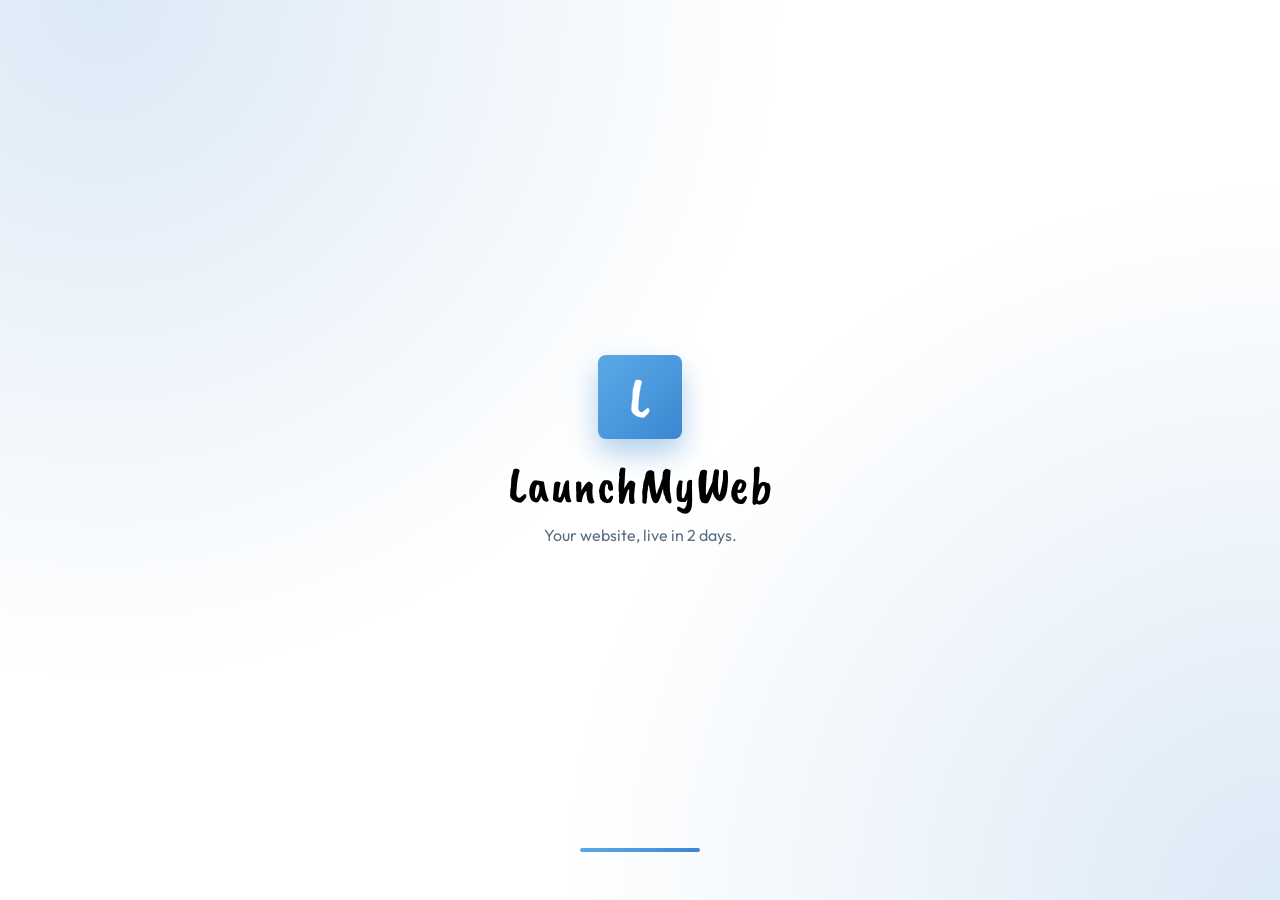
<file: index.html>
<!DOCTYPE html>
<html lang="en">
<head>
<meta charset="utf-8">
<meta name="viewport" content="width=device-width, initial-scale=1, viewport-fit=cover">
<title>LaunchMyWeb - Welcome</title>
<link href="https://fonts.googleapis.com/css2?family=Caveat+Brush&family=Outfit:wght@400;500;600;700&display=swap" rel="stylesheet">
<link rel="stylesheet" href="css/base.css">
<link rel="stylesheet" href="css/intro.css">
</head>
<body>
<div class="app">
<section id="splash" class="scr gbg on" onclick="go('onb')">
  <div class="logo br">L</div>
  <h1 class="br big">LaunchMyWeb</h1>
  <p>Your website, live in 2 days.</p>
  <div class="ld"><i></i></div>
</section>

<section id="onb" class="scr gbg">
  <div class="top br"><span>LaunchMyWeb</span><button class="skip" id="sk">Skip</button></div>
  <div class="vp" id="vp"><div class="trk" id="trk">
    <div class="sl"><div class="art"><svg viewBox="0 0 24 24"><rect x="5" y="3" width="14" height="18" rx="1"/><path d="M9 8h6M9 12h6M9 16h3"/></svg></div><h2 class="br">Your site in 2 days</h2><p>Pick a ready-made app and we launch it in 48 hours.</p></div>
    <div class="sl"><div class="art"><svg viewBox="0 0 24 24"><path d="M13 2L4 14h7l-1 8 9-12h-7z"/></svg></div><h2 class="br">Pay once a year</h2><p>Choose 1 year or save with 2 years. No surprise charges.</p></div>
    <div class="sl"><div class="art"><svg viewBox="0 0 24 24"><path d="M3 17l6-6 4 4 8-8"/><path d="M15 7h6v6"/></svg></div><h2 class="br">Chat on WhatsApp</h2><p>Order or ask anything. We reply right on WhatsApp.</p></div>
  </div></div>
  <div class="bot"><div><i class="dot on"></i><i class="dot"></i><i class="dot"></i></div><button class="btn" id="nx">Next</button></div>
</section>
</div>
<script src="js/common.js"></script>
<script src="js/intro.js"></script>
</body>
</html>
</file>
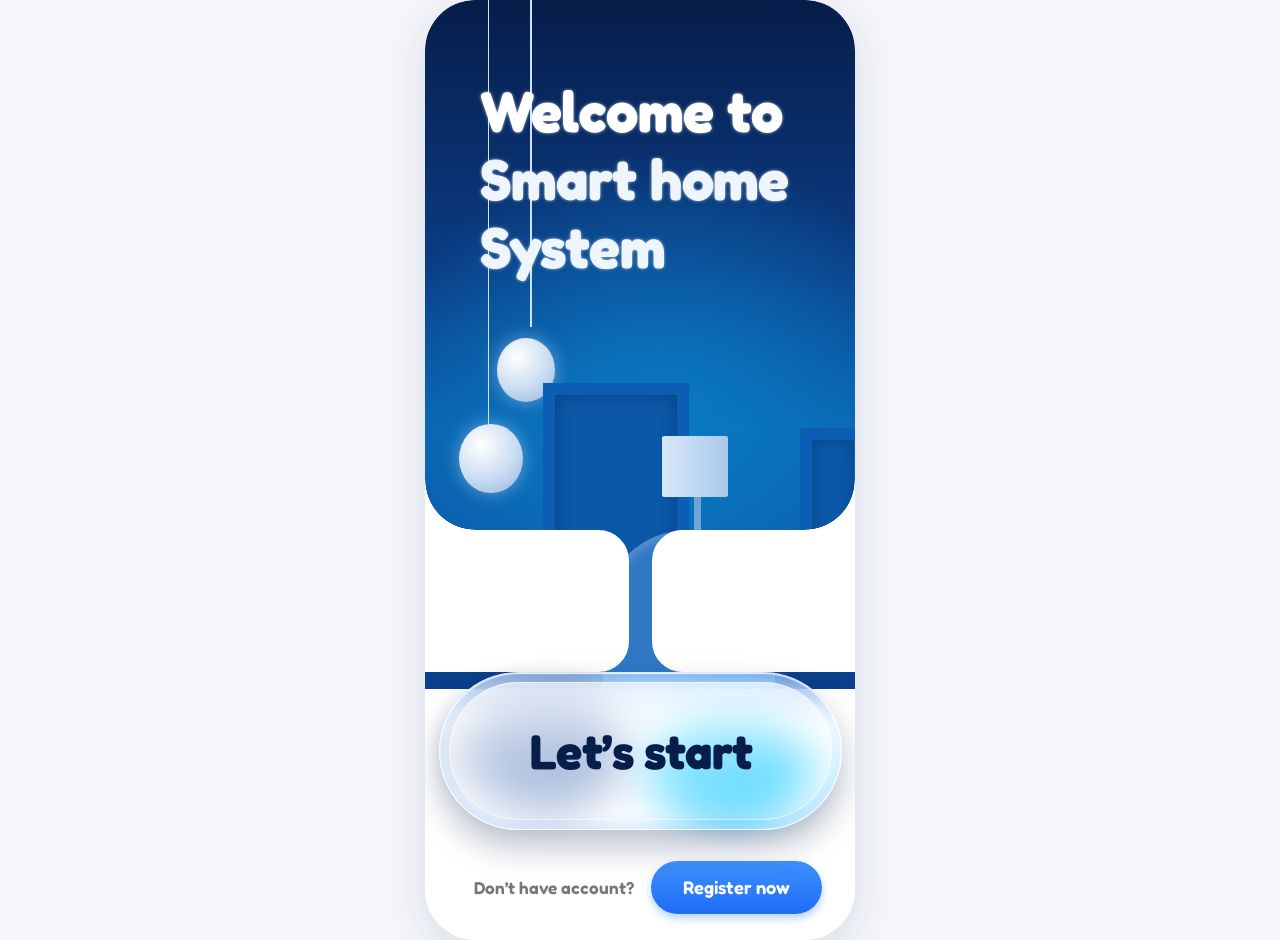
<file: index 9.html>
<!DOCTYPE html>
<html lang="en"><head><meta charset="utf-8">
<meta name="viewport" content="width=device-width, initial-scale=1, viewport-fit=cover">
<title>Smart Home System</title>
<link href="https://fonts.googleapis.com/css2?family=Fredoka:wght@600;700&display=swap" rel="stylesheet">
<style>
:root{--navy:#071D4A;--dark:#0B2D67;--cyan:#087FC1;--btn:#2783FF;--lt:#BDD9F5;--gray:#777}
*{box-sizing:border-box;margin:0}
html,body{min-height:100%;background:#f4f6fa}
body{display:flex;justify-content:center;align-items:center;min-height:100vh;padding:env(safe-area-inset-top) 0 env(safe-area-inset-bottom);font-family:'Fredoka','Nunito','Arial Rounded MT Bold',system-ui,sans-serif;overflow-x:hidden}
.card{--u:calc(min(100vw,430px)/775);width:calc(775*var(--u));height:calc(1694*var(--u));position:relative;background:#fff;border-radius:calc(90*var(--u));overflow:hidden;box-shadow:0 10px 40px rgba(7,29,74,.12)}
.photo{position:absolute;left:0;top:0;width:100%;height:calc(1242*var(--u));border-radius:calc(90*var(--u)) calc(90*var(--u)) 0 0;overflow:hidden;
background:radial-gradient(ellipse 70% 40% at 55% 62%,#0a7bc4 0%,rgba(10,123,196,0) 100%),linear-gradient(180deg,#071d4a 0%,#0b3d86 40%,#0a62ae 62%,#0b57a8 80%,#0a3f8a 100%)}
.photo i{position:absolute;display:block}
.wire{width:calc(2*var(--u));background:#cfe3f7;top:0}
.globe{border-radius:50%;background:radial-gradient(circle at 35% 30%,#fff,#c9dcf2 55%,#8fb2dc);box-shadow:0 0 calc(30*var(--u)) rgba(190,220,255,.5)}
.door{background:#0b57a8;border:calc(22*var(--u)) solid #0c5db4;border-bottom:0;box-shadow:inset 0 0 calc(30*var(--u)) rgba(0,0,0,.25)}
.shade{background:linear-gradient(90deg,#d9e8f8,#a9c8ec);border-radius:calc(4*var(--u))}
.stem{background:#6fa4d9;width:calc(14*var(--u))}
.chair{background:#2f78c4;border-radius:50% 50% 0 0;box-shadow:inset 0 calc(10*var(--u)) calc(20*var(--u)) rgba(255,255,255,.2)}
h1{position:absolute;left:calc(100*var(--u));top:calc(138*var(--u));font-size:calc(104*var(--u));line-height:calc(123*var(--u));font-weight:700;color:#fff;letter-spacing:calc(-1*var(--u));white-space:nowrap;text-shadow:0 0 calc(6*var(--u)) rgba(255,255,255,.6)}
h1 span{color:#eef5fd}
.blk{position:absolute;top:calc(955*var(--u));height:calc(257*var(--u));width:calc(367*var(--u));background:#fff}
.blk.l{left:0;border-radius:0 calc(55*var(--u)) calc(55*var(--u)) 0}
.blk.r{right:0;width:calc(365*var(--u));border-radius:calc(55*var(--u)) 0 0 calc(55*var(--u))}
.blk::before{content:"";position:absolute;top:calc(-90*var(--u));width:calc(90*var(--u));height:calc(90*var(--u))}
.blk.l::before{left:0;background:radial-gradient(circle at 100% 0,transparent calc(89*var(--u)),#fff calc(90*var(--u)))}
.blk.r::before{right:0;background:radial-gradient(circle at 0 0,transparent calc(89*var(--u)),#fff calc(90*var(--u)))}
.blk.l::after,.blk.r::after{content:"";position:absolute;top:0;width:calc(60*var(--u));height:calc(60*var(--u))}
.start{position:absolute;left:calc(25*var(--u));top:calc(1212*var(--u));width:calc(727*var(--u));height:calc(285*var(--u));border:0;border-radius:999px;padding:calc(16*var(--u));cursor:pointer;z-index:2;animation:pop .8s cubic-bezier(.2,1.4,.4,1) both,float 4s ease-in-out .8s infinite;
background:linear-gradient(135deg,rgba(255,255,255,.55),rgba(255,255,255,.12));border:calc(3*var(--u)) solid rgba(255,255,255,.75);-webkit-backdrop-filter:blur(18px) saturate(170%);backdrop-filter:blur(18px) saturate(170%);box-shadow:0 calc(30*var(--u)) calc(60*var(--u)) rgba(7,29,74,.28),inset 0 calc(2*var(--u)) calc(2*var(--u)) rgba(255,255,255,.9),inset 0 calc(-8*var(--u)) calc(24*var(--u)) rgba(39,131,255,.18);transition:filter .15s,box-shadow .15s;font-family:inherit}
.start span{display:flex;align-items:center;justify-content:center;width:100%;height:100%;border-radius:999px;background:linear-gradient(180deg,rgba(255,255,255,.65),rgba(255,255,255,.15));box-shadow:inset 0 0 0 calc(2*var(--u)) rgba(255,255,255,.5);color:var(--navy);font-weight:700;font-size:calc(88*var(--u));letter-spacing:calc(-1*var(--u))}
.start:hover{filter:brightness(1.06)}
.start:active{filter:brightness(.95)}
.orb{position:absolute;border-radius:50%;filter:blur(calc(28*var(--u)));z-index:1;animation:float 5s ease-in-out infinite}
@keyframes float{0%,100%{transform:translateY(0)}50%{transform:translateY(calc(-14*var(--u)))}}
@keyframes pop{from{opacity:0;transform:scale(.8) translateY(calc(40*var(--u)))}to{opacity:1;transform:none}}
@media (prefers-reduced-motion:reduce){.start,.orb{animation:none}}
.reg-row{position:absolute;left:calc(88*var(--u));right:calc(60*var(--u));top:calc(1552*var(--u));height:calc(95*var(--u));display:flex;align-items:center;justify-content:space-between}
.reg-row p{color:var(--gray);font-weight:600;font-size:calc(31*var(--u));white-space:nowrap}
.reg{height:100%;width:calc(308*var(--u));border:0;border-radius:999px;cursor:pointer;color:#fff;font-family:inherit;font-weight:600;font-size:calc(33*var(--u));background:linear-gradient(180deg,#3d92ff,#1f6cf5);box-shadow:0 calc(8*var(--u)) calc(16*var(--u)) rgba(39,131,255,.35);transition:transform .15s}
.reg:hover{transform:translateY(-2px)}.reg:active{transform:scale(.97)}
button:focus-visible{outline:3px solid #2783FF;outline-offset:3px}
</style></head>
<body>
<main class="card" aria-label="Smart home onboarding">
  <div class="photo" aria-hidden="true">
    <i class="wire" style="left:calc(114*var(--u));height:calc(790*var(--u))"></i>
    <i class="wire" style="left:calc(190*var(--u));height:calc(590*var(--u))"></i>
    <i class="globe" style="left:calc(130*var(--u));top:calc(610*var(--u));width:calc(104*var(--u));height:calc(114*var(--u))"></i>
    <i class="globe" style="left:calc(62*var(--u));top:calc(765*var(--u));width:calc(114*var(--u));height:calc(124*var(--u))"></i>
    <i class="door" style="left:calc(213*var(--u));top:calc(690*var(--u));width:calc(262*var(--u));height:calc(340*var(--u))"></i>
    <i class="shade" style="left:calc(428*var(--u));top:calc(786*var(--u));width:calc(118*var(--u));height:calc(110*var(--u))"></i>
    <i class="stem" style="left:calc(484*var(--u));top:calc(896*var(--u));height:calc(70*var(--u))"></i>
    <i class="door" style="left:calc(675*var(--u));top:calc(772*var(--u));width:calc(120*var(--u));height:calc(200*var(--u));opacity:.9"></i>
    <i class="chair" style="left:calc(320*var(--u));top:calc(955*var(--u));width:calc(310*var(--u));height:calc(300*var(--u))"></i>
  </div>
  <h1>Welcome to<br><span>Smart home<br>System</span></h1>
  <div class="blk l"></div><div class="blk r"></div>
  <i class="orb" style="left:calc(60*var(--u));top:calc(1250*var(--u));width:calc(300*var(--u));height:calc(200*var(--u));background:#0B2D67;opacity:.75"></i>
  <i class="orb" style="left:calc(400*var(--u));top:calc(1290*var(--u));width:calc(300*var(--u));height:calc(190*var(--u));background:#0aa0dc;opacity:.8;animation-delay:-2s"></i>
  <button class="start" id="start" type="button" aria-label="Let's start"><span>Let’s start</span></button>
  <div class="reg-row">
    <p>Don’t have account?</p>
    <button class="reg" id="register" type="button">Register now</button>
  </div>
</main>
<script>
// Hook these into your router / auth flow
document.getElementById('start').addEventListener('click',()=>document.dispatchEvent(new CustomEvent('onboarding:start')));
document.getElementById('register').addEventListener('click',()=>document.dispatchEvent(new CustomEvent('onboarding:register')));
</script>
</body></html>
</file>
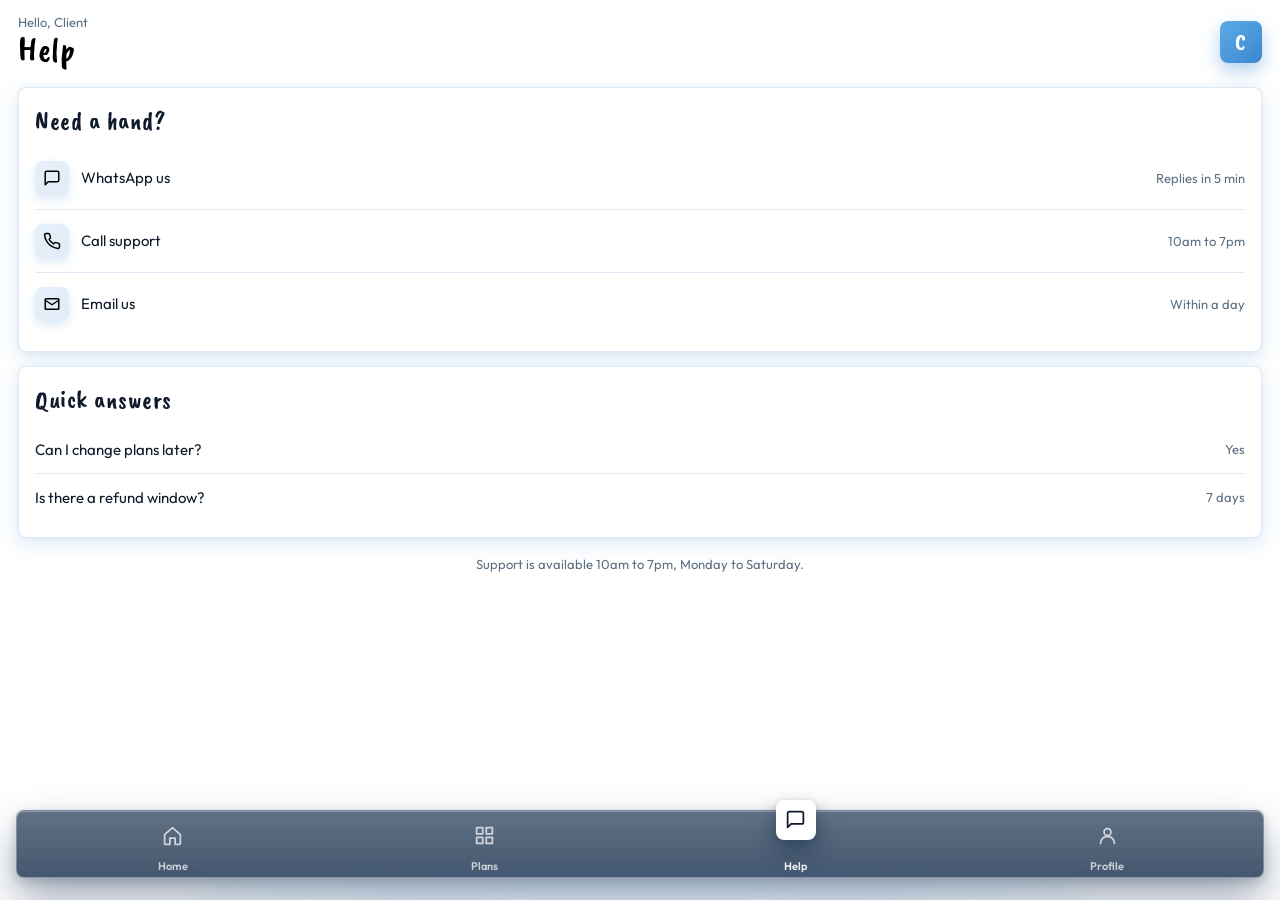
<file: pages/help.html>
<!DOCTYPE html>
<html lang="en">
<head>
<meta charset="utf-8">
<meta name="viewport" content="width=device-width, initial-scale=1, viewport-fit=cover">
<title>LaunchMyWeb - Help</title>
<link href="https://fonts.googleapis.com/css2?family=Caveat+Brush&family=Outfit:wght@400;500;600;700&display=swap" rel="stylesheet">
<link rel="stylesheet" href="../css/base.css">
<link rel="stylesheet" href="../css/help.css">
</head>
<body>
<div class="app">
<section id="app" class="scr on">
  <header><div><small>Hello, Client</small><h1 class="br">Help</h1></div><div class="av br">C</div></header>
  <main id="main">
      <div class="v on" id="v-help">
      <div class="card"><h3 class="s br" style="margin-top:0">Need a hand?</h3>
        <div class="rw tap"><div class="rl"><i class="ic"><svg viewBox="0 0 24 24"><path d="M21 15a2 2 0 0 1-2 2H7l-4 4V5a2 2 0 0 1 2-2h14a2 2 0 0 1 2 2z"/></svg></i>WhatsApp us</div><span>Replies in 5 min</span></div>
        <div class="rw tap"><div class="rl"><i class="ic"><svg viewBox="0 0 24 24"><path d="M22 16.9v3a2 2 0 0 1-2.2 2 19.8 19.8 0 0 1-8.6-3.1 19.5 19.5 0 0 1-6-6A19.8 19.8 0 0 1 2.1 4.2 2 2 0 0 1 4.1 2h3a2 2 0 0 1 2 1.7c.1 1 .4 1.9.7 2.8a2 2 0 0 1-.5 2.1L8.1 9.9a16 16 0 0 0 6 6l1.3-1.3a2 2 0 0 1 2.1-.4c.9.3 1.8.6 2.8.7a2 2 0 0 1 1.7 2z"/></svg></i>Call support</div><span>10am to 7pm</span></div>
        <div class="rw tap"><div class="rl"><i class="ic"><svg viewBox="0 0 24 24"><rect x="3" y="5" width="18" height="14" rx="1"/><path d="M3 7l9 6 9-6"/></svg></i>Email us</div><span>Within a day</span></div></div>
      <div class="card"><h3 class="s br" style="margin-top:0">Quick answers</h3>
        <div class="rw">Can I change plans later?<span>Yes</span></div>
        <div class="rw">Is there a refund window?<span>7 days</span></div></div>
      <p class="hn">Support is available 10am to 7pm, Monday to Saturday.</p>
    </div>
  </main>
  <nav class="nav" id="nav">
    <a class="nb" href="home.html"><i><svg viewBox="0 0 24 24"><path d="M3 11l9-8 9 8v10a1 1 0 0 1-1 1h-5v-7H9v7H4a1 1 0 0 1-1-1z"/></svg></i>Home</a>
    <a class="nb" href="plans.html"><i><svg viewBox="0 0 24 24"><rect x="3" y="3" width="7" height="7"/><rect x="14" y="3" width="7" height="7"/><rect x="3" y="14" width="7" height="7"/><rect x="14" y="14" width="7" height="7"/></svg></i>Plans</a>
    <a class="nb on" href="help.html"><i><svg viewBox="0 0 24 24"><path d="M21 15a2 2 0 0 1-2 2H7l-4 4V5a2 2 0 0 1 2-2h14a2 2 0 0 1 2 2z"/></svg></i>Help</a>
    <a class="nb" href="profile.html"><i><svg viewBox="0 0 24 24"><circle cx="12" cy="8" r="4"/><path d="M4 21a8 8 0 0 1 16 0"/></svg></i>Profile</a>
  </nav>
  <div id="toast"></div>
</section>
</div>
<script src="../js/common.js"></script>
<script src="../js/help.js"></script>
</body>
</html>
</file>
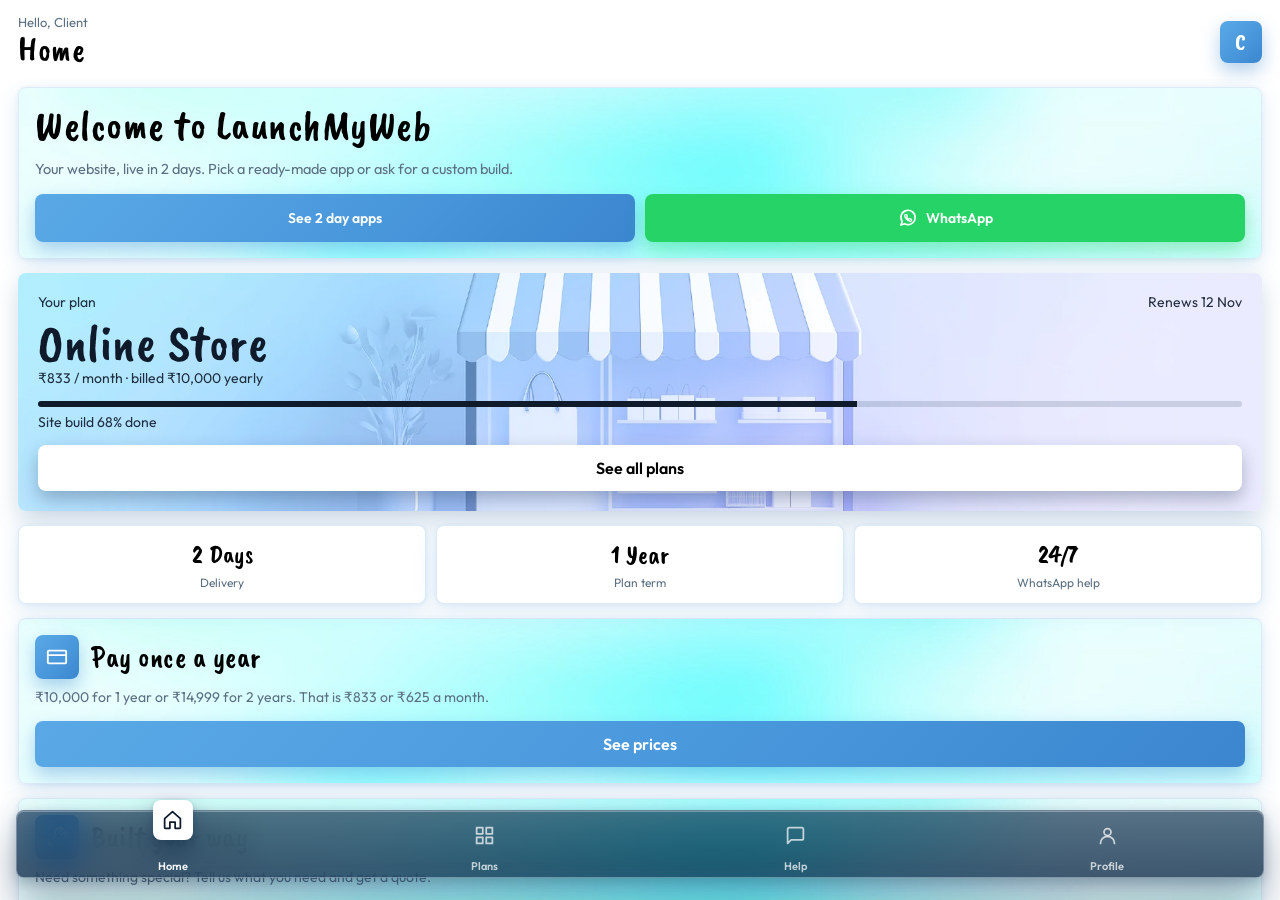
<file: pages/home.html>
<!DOCTYPE html>
<html lang="en">
<head>
<meta charset="utf-8">
<meta name="viewport" content="width=device-width, initial-scale=1, viewport-fit=cover">
<title>LaunchMyWeb - Home</title>
<link href="https://fonts.googleapis.com/css2?family=Caveat+Brush&family=Outfit:wght@400;500;600;700&display=swap" rel="stylesheet">
<link rel="stylesheet" href="../css/base.css">
<link rel="stylesheet" href="../css/home.css">
</head>
<body>
<div class="app">
<section id="app" class="scr on">
  <header><div><small>Hello, Client</small><h1 class="br">Home</h1></div><div class="av br">C</div></header>
  <main id="main">
      <div class="v on" id="v-home">
      <div class="card wc">
        <h2 class="br">Welcome to LaunchMyWeb</h2>
        <p>Your website, live in 2 days. Pick a ready-made app or ask for a custom build.</p>
        <div class="acts"><button class="btn" onclick="location.href='plans.html'">See 2 day apps</button><button class="btn wa" data-app="LaunchMyWeb website"><svg viewBox="0 0 24 24"><path d="M20.5 11.5a8.5 8.5 0 0 1-12.6 7.4L3.5 20.5l1.6-4.3A8.5 8.5 0 1 1 20.5 11.5z"/><g transform="translate(7.2 7.2) scale(.4)" stroke-width="4"><path d="M22 16.9v3a2 2 0 0 1-2.2 2 19.8 19.8 0 0 1-8.6-3.1 19.5 19.5 0 0 1-6-6A19.8 19.8 0 0 1 2.1 4.2 2 2 0 0 1 4.1 2h3a2 2 0 0 1 2 1.7c.1 1 .4 1.9.7 2.8a2 2 0 0 1-.5 2.1L8.1 9.9a16 16 0 0 0 6 6l1.3-1.3a2 2 0 0 1 2.1-.4c.9.3 1.8.6 2.8.7a2 2 0 0 1 1.7 2z"/></g></svg>WhatsApp</button></div>
      </div>
      <div class="card hero">
        <div class="row"><p>Your plan</p><p>Renews 12 Nov</p></div>
        <h2 class="br">Online Store</h2><p id="hp"></p>
        <div class="bar"><i></i></div><p>Site build 68% done</p>
        <button class="btn w" onclick="location.href='plans.html'">See all plans</button>
      </div>
      <div class="tiles"><div class="tile"><b>2 Days</b><span>Delivery</span></div><div class="tile"><b>1 Year</b><span>Plan term</span></div><div class="tile"><b>24/7</b><span>WhatsApp help</span></div></div>
      <div class="card pm"><div class="pt"><i class="pi"><svg viewBox="0 0 24 24"><rect x="2" y="5" width="20" height="14" rx="1"/><path d="M2 10h20"/></svg></i><h3 class="br">Pay once a year</h3></div><p id="pp"></p><button class="btn" onclick="location.href='plans.html'">See prices</button></div>
      <div class="card pm"><div class="pt"><i class="pi"><svg viewBox="0 0 24 24"><path d="M14.7 6.3a1 1 0 0 0 0 1.4l1.6 1.6a1 1 0 0 0 1.4 0l3.77-3.77a6 6 0 0 1-7.94 7.94l-6.91 6.91a2.12 2.12 0 0 1-3-3l6.91-6.91a6 6 0 0 1 7.94-7.94l-3.76 3.76z"/></svg></i><h3 class="br">Built your way</h3></div><p>Need something special? Tell us what you need and get a quote.</p><button class="btn wa" data-app="Custom Website"><svg viewBox="0 0 24 24"><path d="M20.5 11.5a8.5 8.5 0 0 1-12.6 7.4L3.5 20.5l1.6-4.3A8.5 8.5 0 1 1 20.5 11.5z"/><g transform="translate(7.2 7.2) scale(.4)" stroke-width="4"><path d="M22 16.9v3a2 2 0 0 1-2.2 2 19.8 19.8 0 0 1-8.6-3.1 19.5 19.5 0 0 1-6-6A19.8 19.8 0 0 1 2.1 4.2 2 2 0 0 1 4.1 2h3a2 2 0 0 1 2 1.7c.1 1 .4 1.9.7 2.8a2 2 0 0 1-.5 2.1L8.1 9.9a16 16 0 0 0 6 6l1.3-1.3a2 2 0 0 1 2.1-.4c.9.3 1.8.6 2.8.7a2 2 0 0 1 1.7 2z"/></g></svg>Get a quote</button></div>
      <h3 class="s br">Included in every app</h3>
      <div class="card" id="inc"></div>
    </div>
  </main>
  <nav class="nav" id="nav">
    <a class="nb on" href="home.html"><i><svg viewBox="0 0 24 24"><path d="M3 11l9-8 9 8v10a1 1 0 0 1-1 1h-5v-7H9v7H4a1 1 0 0 1-1-1z"/></svg></i>Home</a>
    <a class="nb" href="plans.html"><i><svg viewBox="0 0 24 24"><rect x="3" y="3" width="7" height="7"/><rect x="14" y="3" width="7" height="7"/><rect x="3" y="14" width="7" height="7"/><rect x="14" y="14" width="7" height="7"/></svg></i>Plans</a>
    <a class="nb" href="help.html"><i><svg viewBox="0 0 24 24"><path d="M21 15a2 2 0 0 1-2 2H7l-4 4V5a2 2 0 0 1 2-2h14a2 2 0 0 1 2 2z"/></svg></i>Help</a>
    <a class="nb" href="profile.html"><i><svg viewBox="0 0 24 24"><circle cx="12" cy="8" r="4"/><path d="M4 21a8 8 0 0 1 16 0"/></svg></i>Profile</a>
  </nav>
  <div id="toast"></div>
</section>
</div>
<script src="../js/common.js"></script>
<script src="../js/home.js"></script>
</body>
</html>
</file>
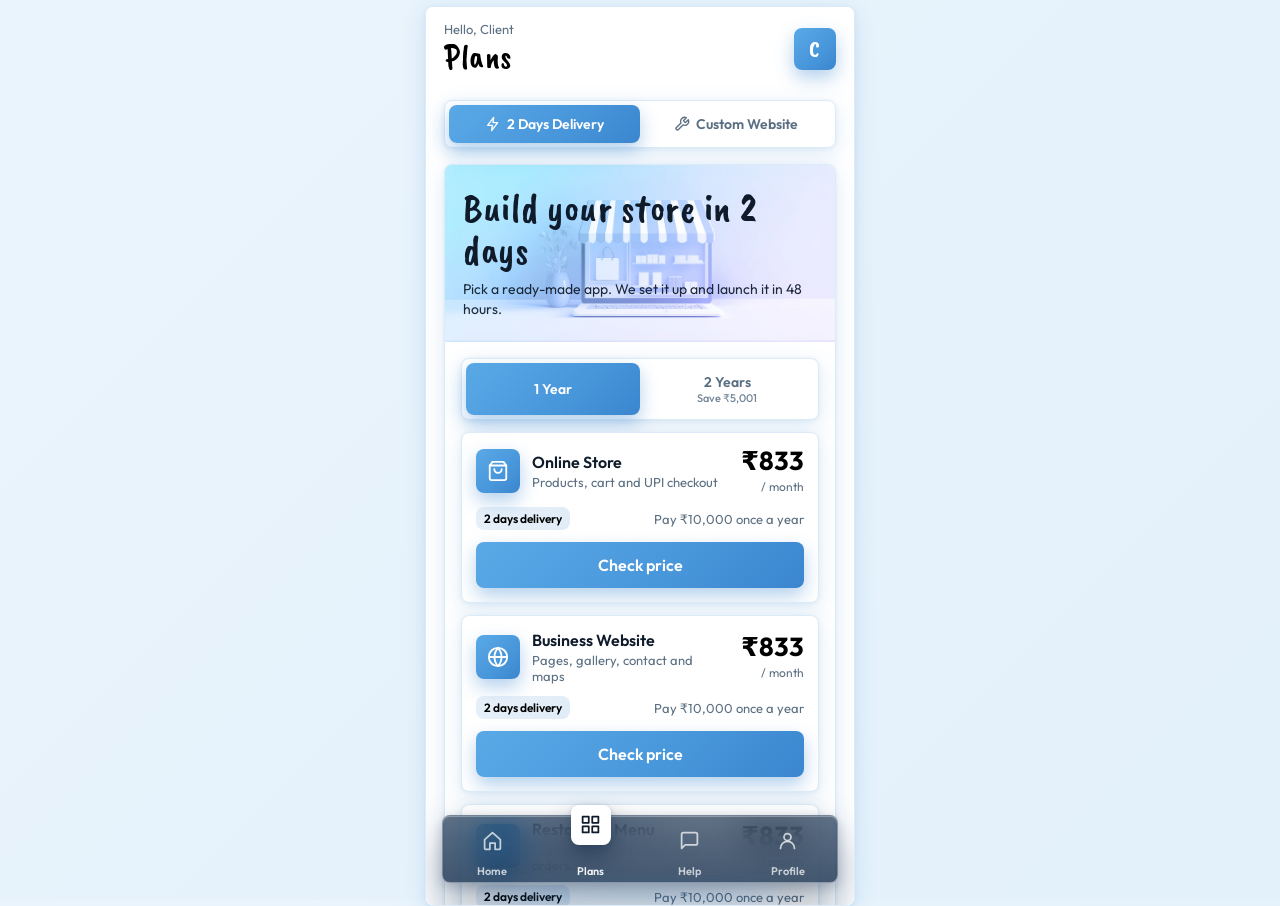
<file: pages/plans.html>
<!DOCTYPE html>
<html lang="en">
<head>
<meta charset="utf-8">
<meta name="viewport" content="width=device-width, initial-scale=1, viewport-fit=cover">
<title>LaunchMyWeb - Plans</title>
<link href="https://fonts.googleapis.com/css2?family=Caveat+Brush&family=Outfit:wght@400;500;600;700&display=swap" rel="stylesheet">
<link rel="stylesheet" href="../css/base.css">
<link rel="stylesheet" href="../css/plans.css">
</head>
<body>
<div class="app">
<section id="app" class="scr on">
  <header><div><small>Hello, Client</small><h1 class="br">Plans</h1></div><div class="av br">C</div></header>
  <main id="main">
      <div class="v on" id="v-plans">
      <div class="seg"><button class="on" id="m2"><svg viewBox="0 0 24 24"><path d="M13 2L4 14h7l-1 8 9-12h-7z"/></svg>2 Days Delivery</button><button id="mc"><svg viewBox="0 0 24 24"><path d="M14.7 6.3a1 1 0 0 0 0 1.4l1.6 1.6a1 1 0 0 0 1.4 0l3.77-3.77a6 6 0 0 1-7.94 7.94l-6.91 6.91a2.12 2.12 0 0 1-3-3l6.91-6.91a6 6 0 0 1 7.94-7.94l-3.76 3.76z"/></svg>Custom Website</button></div>
      <div class="card cont" id="p2">
        <div class="ch"><h2 class="br">Build your store in 2 days</h2><p>Pick a ready-made app. We set it up and launch it in 48 hours.</p></div>
        <div class="cb">
          <div class="seg"><button class="on" id="b1">1 Year</button><button id="b2">2 Years</button></div>
          <div id="apps"></div>
        </div>
      </div>
      <div class="card cont" id="pc" hidden>
        <div class="ch"><h2 class="br">Your website, your way</h2><p>Special design or extra features? We build it from scratch.</p></div>
        <div class="cb">
          <h3 class="s br" style="margin:6px 0 4px">Choose what you need</h3>
          <div id="co"></div>
          <div class="tot"><span>Total</span><b id="ct"></b></div>
          <button class="btn" id="cc">Check price</button>
        </div>
      </div>
    </div>
  </main>
  <nav class="nav" id="nav">
    <a class="nb" href="home.html"><i><svg viewBox="0 0 24 24"><path d="M3 11l9-8 9 8v10a1 1 0 0 1-1 1h-5v-7H9v7H4a1 1 0 0 1-1-1z"/></svg></i>Home</a>
    <a class="nb on" href="plans.html"><i><svg viewBox="0 0 24 24"><rect x="3" y="3" width="7" height="7"/><rect x="14" y="3" width="7" height="7"/><rect x="3" y="14" width="7" height="7"/><rect x="14" y="14" width="7" height="7"/></svg></i>Plans</a>
    <a class="nb" href="help.html"><i><svg viewBox="0 0 24 24"><path d="M21 15a2 2 0 0 1-2 2H7l-4 4V5a2 2 0 0 1 2-2h14a2 2 0 0 1 2 2z"/></svg></i>Help</a>
    <a class="nb" href="profile.html"><i><svg viewBox="0 0 24 24"><circle cx="12" cy="8" r="4"/><path d="M4 21a8 8 0 0 1 16 0"/></svg></i>Profile</a>
  </nav>
  <div class="sheet" id="sheet" hidden><div class="sb" id="sb"></div></div>
  <div id="toast"></div>
</section>
</div>
<script src="../js/common.js"></script>
<script src="../js/plans.js"></script>
</body>
</html>
</file>
<file: css/base.css>
/* LaunchMyWeb - shared: tokens, layout, nav, buttons, cards */
*{box-sizing:border-box;margin:0;padding:0;-webkit-tap-highlight-color:transparent}
:root{color-scheme:light;--img:url(../images/banner-bg.png);--bg:#fff;--card:#fff;--tx:#0f1b2a;--mut:#5b6f82;--bd:#dcebf7;--bsh:0 8px 18px rgba(59,134,207,.38);--r:8px;--g:linear-gradient(135deg,#5aa9e6 0%,#4a98dc 55%,#3b86cf 100%);--sh:0 6px 22px rgba(59,134,207,.16),0 1px 4px rgba(59,134,207,.1)}
html,body{height:100%}
body{font-family:'Outfit',system-ui,-apple-system,'Segoe UI',sans-serif;background:var(--bg);color:var(--tx);display:flex;justify-content:center;overflow:hidden}
.br{font-family:'Caveat Brush','Permanent Marker','Segoe Script',cursive;font-weight:400;letter-spacing:.5px}
@media(min-width:500px){body{align-items:center;background:linear-gradient(135deg,#eaf4fc,#e3f1fb)}.app{height:min(100%,880px);border-radius:var(--r);box-shadow:0 24px 70px rgba(59,134,207,.28)}}
.scr{position:absolute;inset:0;display:flex;flex-direction:column;opacity:0;visibility:hidden;transition:opacity .45s,visibility .45s}
.scr.on{opacity:1;visibility:visible}
@keyframes pop{from{opacity:0;transform:translateY(14px) scale(.9)}to{opacity:1;transform:none}}
.btn{border:0;border-radius:var(--r);padding:15px 18px;font:600 16px/1 Outfit,system-ui,sans-serif;cursor:pointer;background:var(--g);color:#fff;width:100%;box-shadow:var(--bsh);transition:transform .15s}
.btn:active{transform:scale(.97)}
.btn.w{background:#fff;color:#000;box-shadow:0 8px 18px rgba(15,40,70,.3)}
.btn.o{background:#fff;border:1px solid var(--bd);color:var(--tx);box-shadow:var(--sh)}
#app{background:var(--bg)}
header{display:flex;justify-content:space-between;align-items:center;padding:calc(14px + env(safe-area-inset-top,0px)) 18px 8px}
header small{display:block;color:var(--mut);font-size:13px}
header h1{font-size:34px;line-height:1.2;color:#000;display:inline-block}
.av{width:42px;height:42px;border-radius:var(--r);background:var(--g);color:#fff;display:grid;place-items:center;font-size:24px;box-shadow:var(--bsh)}
main{flex:1;overflow-y:auto;padding:8px 18px 120px;scrollbar-width:none}
main::-webkit-scrollbar{display:none}
.v{display:none}
.v.on{display:block;animation:pop .35s both}
.card{background:var(--card);border:1px solid var(--bd);border-radius:var(--r);padding:16px;box-shadow:var(--sh);margin-bottom:14px}
h3.s{font-size:26px;margin:6px 0 10px}
.li{display:flex;gap:10px;align-items:flex-start;font-size:14.5px;padding:6px 0;line-height:1.35}
.ck{flex:none;width:18px;height:18px;border-radius:var(--r);background:var(--g);box-shadow:0 3px 8px rgba(59,134,207,.35);display:grid;place-items:center;margin-top:1px}
.ck svg{width:11px;height:11px;fill:none;stroke:#fff;stroke-width:3.5;stroke-linecap:round;stroke-linejoin:round}
.rw{display:flex;justify-content:space-between;align-items:center;padding:14px 0;border-bottom:1px solid var(--bd);font-size:15px}
.rw:last-child{border:0}
.rw span{color:var(--mut);font-size:13px}
.rl{display:flex;align-items:center;gap:12px}
.ic{width:34px;height:34px;border-radius:var(--r);background:linear-gradient(135deg,rgba(59,134,207,.12),rgba(59,134,207,.16));color:#000;display:grid;place-items:center;box-shadow:0 4px 10px rgba(59,134,207,.18)}
.ic svg{width:18px;height:18px;fill:none;stroke:currentColor;stroke-width:2;stroke-linecap:round;stroke-linejoin:round}
.nav{position:absolute;left:16px;right:16px;bottom:calc(22px + env(safe-area-inset-bottom,0px));height:68px;background:linear-gradient(180deg,rgba(15,40,70,.66),rgba(15,40,70,.78));backdrop-filter:blur(18px) saturate(170%);-webkit-backdrop-filter:blur(18px) saturate(170%);border:1px solid rgba(255,255,255,.28);border-radius:var(--r);box-shadow:0 22px 44px rgba(15,40,70,.38),0 4px 12px rgba(15,40,70,.2),inset 0 1px 0 rgba(255,255,255,.3);display:flex;z-index:5;animation:hov 5s ease-in-out infinite}
.nav::after{content:"";position:absolute;left:14%;right:14%;bottom:-18px;height:10px;border-radius:50%;background:rgba(59,134,207,.35);filter:blur(10px)}
@keyframes hov{50%{transform:translateY(-4px)}}
.nb{flex:1;background:none;border:0;color:rgba(255,255,255,.72);display:flex;flex-direction:column;align-items:center;justify-content:center;gap:3px;font:600 11px Outfit,system-ui,sans-serif;cursor:pointer}
.nb i{width:40px;height:40px;display:grid;place-items:center;border-radius:var(--r);transition:all .3s cubic-bezier(.3,1.5,.5,1)}
.nb svg{width:21px;height:21px;fill:none;stroke:currentColor;stroke-width:2;stroke-linecap:round;stroke-linejoin:round}
.nb.on{color:#fff}
.nb.on i{background:#fff;color:#0f1b2a;transform:translateY(-16px);box-shadow:0 14px 26px rgba(15,40,70,.45),0 2px 6px rgba(15,40,70,.2)}
.nb:focus-visible,.btn:focus-visible,.skip:focus-visible,.seg button:focus-visible{outline:2px solid #3b86cf;outline-offset:2px}
#toast{position:absolute;left:18px;right:18px;top:calc(14px + env(safe-area-inset-top,0px));background:var(--g);color:#fff;padding:13px 16px;border-radius:var(--r);font-weight:600;font-size:14px;z-index:10;transform:translateY(-220%);opacity:0;transition:transform .4s cubic-bezier(.3,1.3,.5,1),opacity .3s;box-shadow:var(--sh)}
#toast.on{transform:none;opacity:1}
@media(prefers-reduced-motion:reduce){*{animation:none!important;transition-duration:.01s!important}}
[hidden]{display:none!important}
.pi{flex:none;width:44px;height:44px;border-radius:var(--r);background:var(--g);color:#fff;display:grid;place-items:center;box-shadow:var(--bsh)}
.pi svg{width:22px;height:22px;fill:none;stroke:currentColor;stroke-width:2;stroke-linecap:round;stroke-linejoin:round}
.btn.wa{display:flex;align-items:center;justify-content:center;gap:8px;background:#25d366;box-shadow:0 8px 18px rgba(37,211,102,.4)}
.btn.wa svg{width:20px;height:20px;fill:none;stroke:currentColor;stroke-width:2;stroke-linecap:round;stroke-linejoin:round}
a.nb{text-decoration:none}
.tap{cursor:pointer}.tap:active{background:rgba(59,134,207,.07)}
</file>
<file: css/intro.css>
/* LaunchMyWeb - splash + intro slides */
.gbg{background:radial-gradient(circle at 8% 0,rgba(59,134,207,.18),transparent 46%),radial-gradient(circle at 100% 100%,rgba(59,134,207,.18),transparent 46%),#fff;color:var(--tx);padding-top:env(safe-area-inset-top,0px);padding-bottom:env(safe-area-inset-bottom,0px)}
#splash{align-items:center;justify-content:center;text-align:center;gap:10px;cursor:pointer}
.logo{width:84px;height:84px;border-radius:var(--r);background:var(--g);color:#fff;box-shadow:0 14px 28px rgba(59,134,207,.4);display:grid;place-items:center;font-size:58px;animation:pop .7s cubic-bezier(.2,1.4,.4,1) both}
.big{font-size:52px;line-height:1.1;margin-top:8px;color:#000;animation:pop .7s .15s cubic-bezier(.2,1.4,.4,1) both}
#splash p{color:var(--mut);font-size:16px;animation:pop .7s .3s both}
.ld{position:absolute;bottom:calc(48px + env(safe-area-inset-bottom,0px));width:120px;height:4px;border-radius:var(--r);background:var(--bd);overflow:hidden}
.ld i{display:block;height:100%;width:0;background:var(--g);animation:ld 2.2s linear forwards}
@keyframes ld{to{width:100%}}
@keyframes fl{50%{transform:translateY(-10px)}}
.top{display:flex;justify-content:space-between;align-items:center;padding:16px 20px;font-size:28px}
.top span{color:#000}
.skip{background:#fff;border:1px solid var(--bd);box-shadow:var(--sh);color:var(--tx);border-radius:var(--r);padding:7px 14px;font:600 14px Outfit,system-ui,sans-serif;cursor:pointer}
.vp{flex:1;overflow:hidden}
.trk{display:flex;height:100%;transition:transform .45s cubic-bezier(.3,.8,.3,1)}
.sl{min-width:100%;padding:0 30px;display:flex;flex-direction:column;align-items:center;justify-content:center;text-align:center;gap:12px}
.art{width:170px;height:170px;border-radius:var(--r);background:var(--g);color:#fff;box-shadow:0 18px 36px rgba(59,134,207,.35);display:grid;place-items:center;margin-bottom:14px;animation:fl 3.2s ease-in-out infinite}
.art svg{width:84px;height:84px;fill:none;stroke:currentColor;stroke-width:1.6;stroke-linecap:round;stroke-linejoin:round}
.sl h2{font-size:42px;line-height:1.1;padding-bottom:4px;color:#000}
.sl p{color:var(--mut);line-height:1.5;max-width:300px}
.bot{padding:10px 24px 26px;display:flex;flex-direction:column;gap:22px;align-items:center}
.dot{width:8px;height:8px;border-radius:2px;background:var(--bd);display:inline-block;margin:0 3px;transition:.3s}
.dot.on{width:28px;background:var(--g)}
</file>
<file: css/help.css>
/* LaunchMyWeb - Help page */
.hn{font-size:13px;color:var(--mut);text-align:center;padding:4px 14px}
</file>
<file: css/home.css>
/* LaunchMyWeb - Home page */
.hero{background:linear-gradient(rgba(255,255,255,.3),rgba(255,255,255,.3)),url(../images/store-bg.png) center/cover;color:var(--tx);border:0;padding:20px;box-shadow:0 10px 24px rgba(60,110,160,.25)}
.hero h2{font-size:52px;line-height:1}
.hero p{opacity:.9;font-size:14px}
.bar{height:6px;border-radius:var(--r);background:rgba(15,40,70,.15);margin:14px 0 6px;overflow:hidden}
.bar i{display:block;height:100%;width:68%;background:var(--tx)}
.row{display:flex;justify-content:space-between;align-items:center;gap:10px}
.hero .row{margin-bottom:6px}
.hero .btn{margin-top:14px}
.tiles{display:grid;grid-template-columns:repeat(3,1fr);gap:10px;margin-bottom:14px}
.tile{background:var(--card);border:1px solid var(--bd);border-radius:var(--r);padding:12px;text-align:center;box-shadow:var(--sh)}
.tile b{display:block;font-size:26px;font-family:'Caveat Brush','Permanent Marker',cursive;font-weight:400;color:#000}
.tile span{font-size:12px;color:var(--mut)}
.wc,.pm{background:linear-gradient(rgba(255,255,255,.35),rgba(255,255,255,.35)),url(../images/card-bg.png) center/cover}
.wc h2{font-size:42px;line-height:1.05;padding-bottom:4px;color:#000}
.wc p{color:var(--mut);font-size:14.5px;line-height:1.5;margin:6px 0 14px}
.acts{display:flex;gap:10px}
.acts .btn{flex:1;width:auto;padding:14px 10px;font-size:14px}
.pt{display:flex;align-items:center;gap:12px;margin-bottom:8px}
.pt h3{font-size:30px;line-height:1.2;color:#000}
.pm p{color:var(--mut);font-size:14px;line-height:1.45;margin-bottom:14px}
</file>
<file: css/plans.css>
/* LaunchMyWeb - Plans page */
.app{position:relative;width:100%;max-width:430px;height:100%;overflow:hidden;background:var(--bg)}
.seg{display:grid;grid-template-columns:1fr 1fr;background:var(--card);border:1px solid var(--bd);border-radius:var(--r);padding:4px;margin:6px 0 16px;box-shadow:var(--sh)}
.seg button{border:0;background:none;color:var(--mut);padding:10px;border-radius:var(--r);font:600 14px Outfit,system-ui,sans-serif;cursor:pointer;transition:.25s}
.seg button.on{background:var(--g);color:#fff;box-shadow:var(--bsh)}
.seg button svg{width:16px;height:16px;fill:none;stroke:currentColor;stroke-width:2;stroke-linecap:round;stroke-linejoin:round;vertical-align:-3px;margin-right:6px}
.seg button small{display:block;font-size:11px;font-weight:500;opacity:.85}
.cont{padding:0;overflow:hidden}
.ch{padding:22px 18px;color:var(--tx);background:linear-gradient(rgba(255,255,255,.3),rgba(255,255,255,.3)),url(../images/store-bg.png) center/cover}
.ch h2{font-size:40px;line-height:1.05}
.ch p{font-size:14px;opacity:.93;margin-top:8px;line-height:1.45}
.cb{padding:16px}
.cb .seg{margin:0 0 4px}
.note{font-size:13px;color:var(--mut);margin:12px 0 14px;line-height:1.45}
.app{border:1px solid var(--bd);border-radius:var(--r);padding:14px;margin-top:12px;box-shadow:var(--sh)}
.ah{display:flex;align-items:center;gap:12px}
.an{flex:1;min-width:0}
.an b{display:block;font-size:16px;font-weight:600}
.an span{display:block;font-size:13px;color:var(--mut);margin-top:2px}
.ap{flex:none;text-align:right}
.ap b{display:block;font-size:26px;font-weight:700;line-height:1.1;color:#000}
.ap small{font-size:12px;color:var(--mut)}
.pay{display:flex;align-items:center;justify-content:space-between;gap:8px;margin:12px 0;font-size:13px;color:var(--mut)}
.chip{font-size:12px;font-weight:600;padding:4px 8px;border-radius:var(--r);background:linear-gradient(135deg,rgba(59,134,207,.12),rgba(59,134,207,.16));color:#000}

.opt{display:flex;align-items:center;gap:10px;padding:10px;border:1px solid var(--bd);border-radius:var(--r);margin-top:8px;cursor:pointer;background:#fff;position:relative}
.opt.on{border-color:#3b86cf;background:rgba(59,134,207,.08)}
.opt input{position:absolute;opacity:0;pointer-events:none}
.opt .ck{margin:0;background:#fff;border:1.5px solid #9fc4e8;box-shadow:none}
.opt .ck svg{stroke:transparent}
.opt.on .ck{background:var(--g);border-color:transparent}
.opt.on .ck svg{stroke:#fff}
.ot{flex:1;min-width:0}.ot b{display:block;font-size:14.5px;font-weight:600}.ot small{display:block;font-size:12px;color:var(--mut);margin-top:1px}
.op{font-weight:700;font-size:14px;white-space:nowrap}
.tot{display:flex;justify-content:space-between;align-items:center;margin:14px 0;padding:12px 14px;border-radius:var(--r);background:rgba(59,134,207,.12);font-weight:600}
.tot b{font-size:24px;color:#000}
.sheet{position:absolute;inset:0;z-index:20;background:rgba(15,40,70,.45);display:flex;align-items:flex-end}
.sheet[hidden]{display:none}
.sb{width:100%;max-height:88%;overflow-y:auto;background:#fff;border-radius:var(--r) var(--r) 0 0;padding:16px 18px calc(22px + env(safe-area-inset-bottom,0px));animation:pop .3s both}
.sh{display:flex;justify-content:space-between;align-items:center}.sh h3{font-size:30px;color:#000}
.x{border:0;background:rgba(59,134,207,.12);width:34px;height:34px;border-radius:var(--r);font-size:22px;cursor:pointer;color:#000}
.cp{margin:6px 0 8px}.cp b{display:block;font-size:18px}.cp small{color:var(--mut);font-size:13px}
.cl{display:flex;justify-content:space-between;gap:10px;padding:9px 0;border-bottom:1px solid var(--bd);font-size:14.5px}
.sb h4{margin:14px 0 2px;font-size:14px}
</file>
